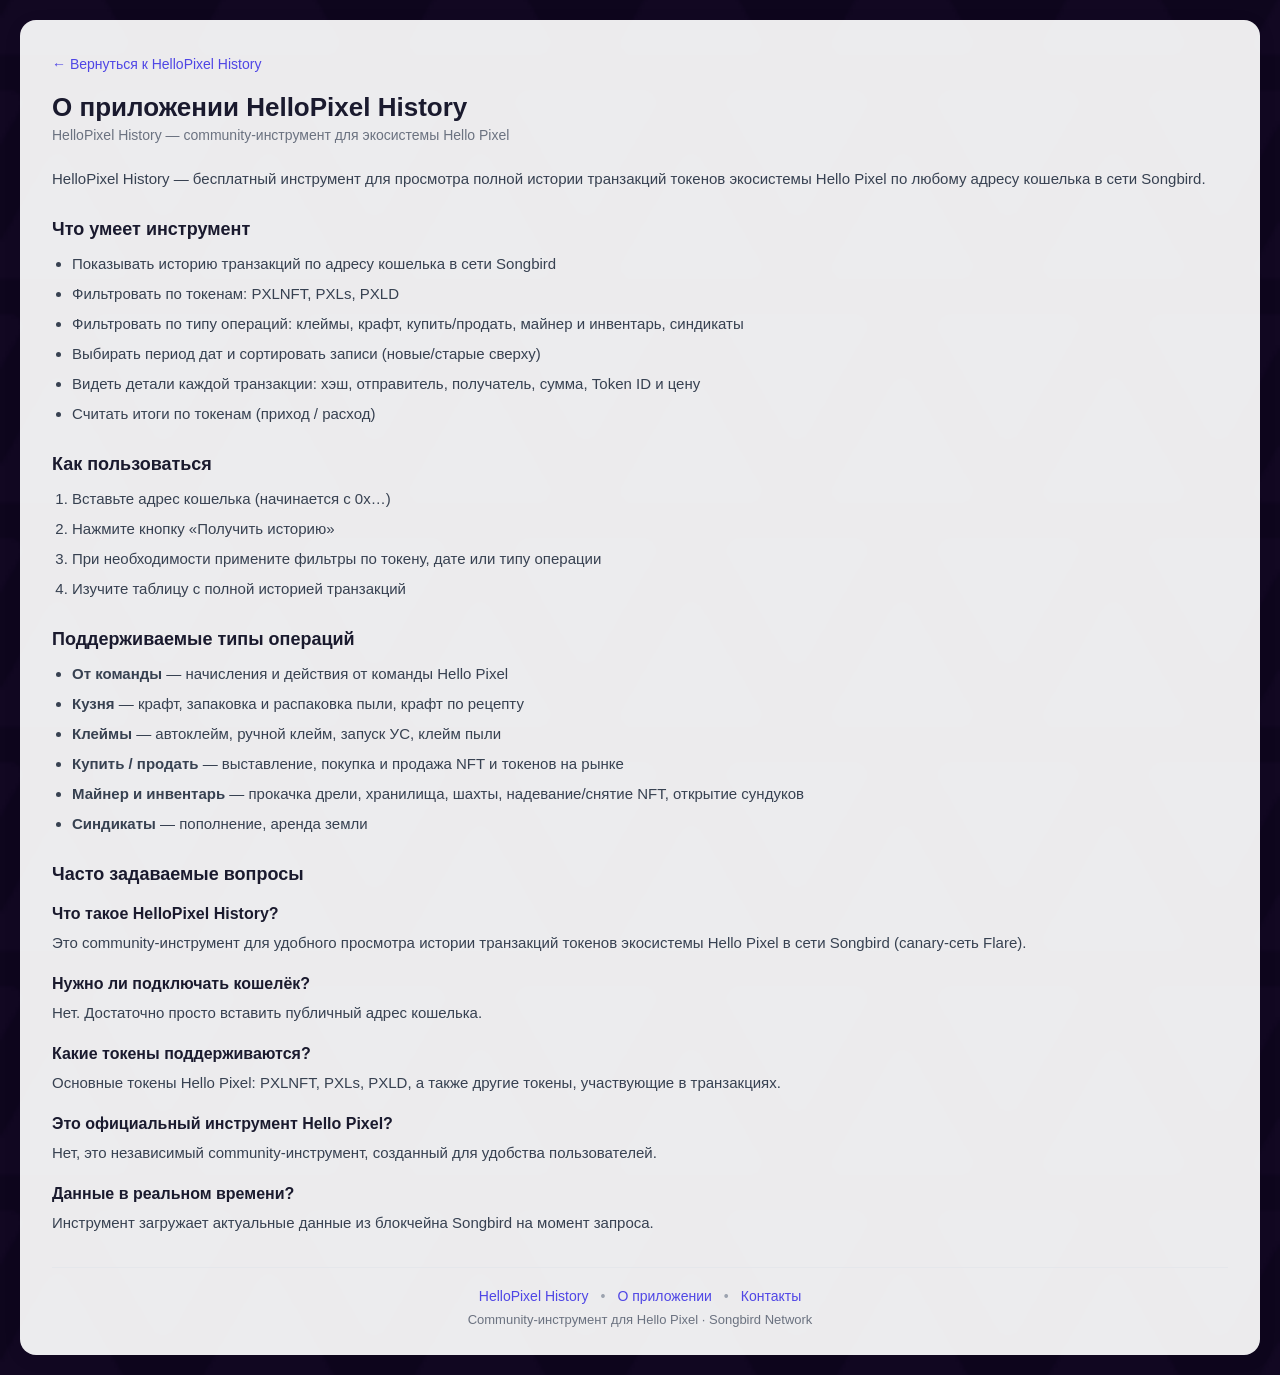
<file: about.html>
<!DOCTYPE html>
<html lang="ru">
<head>
    <meta charset="UTF-8" />
    <meta name="viewport" content="width=device-width, initial-scale=1.0" />
    <title>О приложении — HelloPixel History</title>
    <link rel="canonical" href="https://shaggyvagrant.github.io/HelloPixel_history/about.html" />
    <meta property="og:type" content="website" />
    <meta property="og:title" content="О приложении — HelloPixel History" />
    <meta property="og:url" content="https://shaggyvagrant.github.io/HelloPixel_history/about.html" />
    <meta property="og:description" content="Что такое HelloPixel History — бесплатный инструмент для просмотра истории транзакций токенов Hello Pixel в сети Songbird." />
    <meta property="og:image" content="https://shaggyvagrant.github.io/HelloPixel_history/og-image.png" />
    <meta property="og:image:secure_url" content="https://shaggyvagrant.github.io/HelloPixel_history/og-image.png" />
    <meta property="og:image:type" content="image/png" />
    <meta property="og:image:width" content="1200" />
    <meta property="og:image:height" content="630" />
    <meta property="og:image:alt" content="О приложении — HelloPixel History" />
    <meta name="twitter:card" content="summary_large_image" />
    <meta name="twitter:title" content="О приложении — HelloPixel History" />
    <meta name="twitter:description" content="Что такое HelloPixel History — бесплатный инструмент для просмотра истории транзакций токенов Hello Pixel в сети Songbird." />
    <meta name="twitter:image" content="https://shaggyvagrant.github.io/HelloPixel_history/og-image.png" />
    <meta name="description" content="Что такое HelloPixel History — бесплатный инструмент для просмотра истории транзакций токенов Hello Pixel в сети Songbird.">
    <meta name="theme-color" content="#0f172a" />
    <link rel="stylesheet" href="style.css" />

    <style>
        .about-content h2 {
            font-size: 18px;
            margin: 28px 0 12px 0;
            color: #1a1a2e;
        }
        .about-content h3 {
            font-size: 16px;
            margin: 20px 0 8px 0;
            color: #1a1a2e;
        }
        .about-content p {
            font-size: 15px;
            line-height: 1.6;
            color: #374151;
            margin-bottom: 12px;
        }
        .about-content ul, .about-content ol {
            margin: 12px 0 16px 20px;
            color: #374151;
            font-size: 15px;
            line-height: 1.6;
        }
        .about-content li {
            margin-bottom: 6px;
        }
        .back-link {
            display: inline-block;
            margin-top: 8px;
            margin-bottom: 20px;
            color: #4f46e5;
            text-decoration: none;
            font-size: 14px;
            font-weight: 500;
        }
        .back-link:hover {
            text-decoration: underline;
        }
        .lead {
            font-size: 16px;
            line-height: 1.6;
            color: #1a1a2e;
            margin-bottom: 20px;
        }
    </style>
</head>
<body>
    <div class="container">
        <div class="card">
            <a href="./index.html" class="back-link">← Вернуться к HelloPixel History</a>

            <h1>О приложении HelloPixel History</h1>
            <p class="subtitle">HelloPixel History — community-инструмент для экосистемы Hello Pixel</p>

            <div class="about-content">
                <p class="lead">
                    HelloPixel History — бесплатный инструмент для просмотра полной истории транзакций токенов экосистемы Hello Pixel по любому адресу кошелька в сети Songbird.
                </p>

                <h2>Что умеет инструмент</h2>
                <ul>
                    <li>Показывать историю транзакций по адресу кошелька в сети Songbird</li>
                    <li>Фильтровать по токенам: PXLNFT, PXLs, PXLD</li>
                    <li>Фильтровать по типу операций: клеймы, крафт, купить/продать, майнер и инвентарь, синдикаты</li>
                    <li>Выбирать период дат и сортировать записи (новые/старые сверху)</li>
                    <li>Видеть детали каждой транзакции: хэш, отправитель, получатель, сумма, Token ID и цену</li>
                    <li>Считать итоги по токенам (приход / расход)</li>
                </ul>

                <h2>Как пользоваться</h2>
                <ol>
                    <li>Вставьте адрес кошелька (начинается с 0x…)</li>
                    <li>Нажмите кнопку «Получить историю»</li>
                    <li>При необходимости примените фильтры по токену, дате или типу операции</li>
                    <li>Изучите таблицу с полной историей транзакций</li>
                </ol>

                <h2>Поддерживаемые типы операций</h2>
                <ul>
                    <li><strong>От команды</strong> — начисления и действия от команды Hello Pixel</li>
                    <li><strong>Кузня</strong> — крафт, запаковка и распаковка пыли, крафт по рецепту</li>
                    <li><strong>Клеймы</strong> — автоклейм, ручной клейм, запуск УС, клейм пыли</li>
                    <li><strong>Купить / продать</strong> — выставление, покупка и продажа NFT и токенов на рынке</li>
                    <li><strong>Майнер и инвентарь</strong> — прокачка дрели, хранилища, шахты, надевание/снятие NFT, открытие сундуков</li>
                    <li><strong>Синдикаты</strong> — пополнение, аренда земли</li>
                </ul>

                <h2>Часто задаваемые вопросы</h2>

                <h3>Что такое HelloPixel History?</h3>
                <p>Это community-инструмент для удобного просмотра истории транзакций токенов экосистемы Hello Pixel в сети Songbird (canary-сеть Flare).</p>

                <h3>Нужно ли подключать кошелёк?</h3>
                <p>Нет. Достаточно просто вставить публичный адрес кошелька.</p>

                <h3>Какие токены поддерживаются?</h3>
                <p>Основные токены Hello Pixel: PXLNFT, PXLs, PXLD, а также другие токены, участвующие в транзакциях.</p>

                <h3>Это официальный инструмент Hello Pixel?</h3>
                <p>Нет, это независимый community-инструмент, созданный для удобства пользователей.</p>

                <h3>Данные в реальном времени?</h3>
                <p>Инструмент загружает актуальные данные из блокчейна Songbird на момент запроса.</p>
            </div>

            <!-- Футер -->
            <footer class="site-footer">
                <div class="footer-links">
                    <a href="./index.html">HelloPixel History</a>
                    <span class="footer-separator">•</span>
                    <a href="about.html">О приложении</a>
                    <span class="footer-separator">•</span>
                    <a href="contacts.html">Контакты</a>
                </div>
                <div class="footer-copy">
                    Community-инструмент для Hello Pixel · Songbird Network
                </div>
            </footer>
        </div>
    </div>
</body>
</html>
</file>
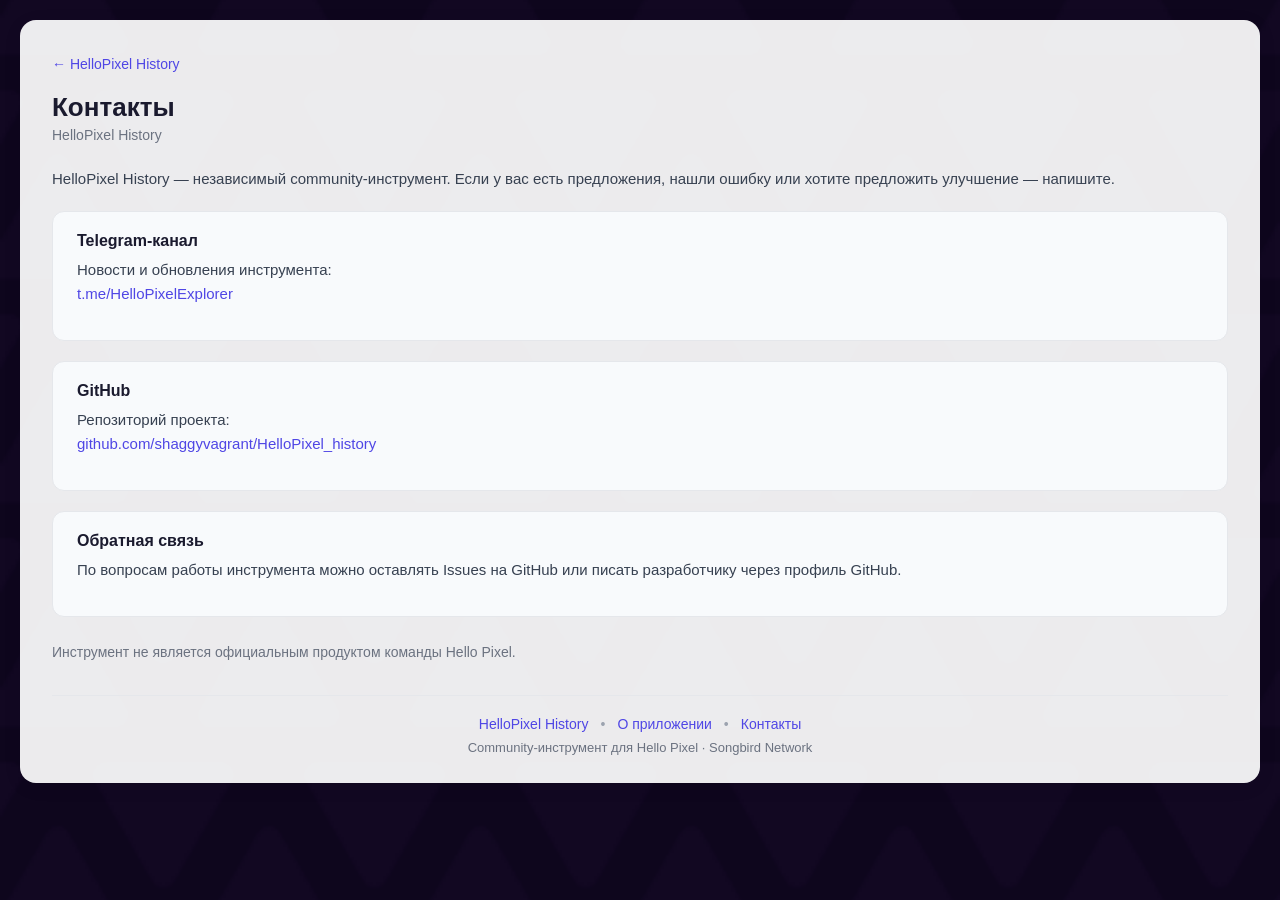
<file: contacts.html>
<!DOCTYPE html>
<html lang="ru">
<head>
    <meta charset="UTF-8" />
    <meta name="viewport" content="width=device-width, initial-scale=1.0" />
    <title>Контакты — HelloPixel History</title>
    <link rel="canonical" href="https://shaggyvagrant.github.io/HelloPixel_history/contacts.html" />
    <meta property="og:type" content="website" />
    <meta property="og:title" content="Контакты — HelloPixel History" />
    <meta property="og:url" content="https://shaggyvagrant.github.io/HelloPixel_history/contacts.html" />
    <meta property="og:description" content="Контакты разработчика HelloPixel History — community-инструмента для просмотра истории транзакций Hello Pixel." />
    <meta property="og:image" content="https://shaggyvagrant.github.io/HelloPixel_history/og-image.png" />
    <meta property="og:image:secure_url" content="https://shaggyvagrant.github.io/HelloPixel_history/og-image.png" />
    <meta property="og:image:type" content="image/png" />
    <meta property="og:image:width" content="1200" />
    <meta property="og:image:height" content="630" />
    <meta property="og:image:alt" content="Контакты — HelloPixel History" />
    <meta name="twitter:card" content="summary_large_image" />
    <meta name="twitter:title" content="Контакты — HelloPixel History" />
    <meta name="twitter:description" content="Контакты разработчика HelloPixel History — community-инструмента для просмотра истории транзакций Hello Pixel." />
    <meta name="twitter:image" content="https://shaggyvagrant.github.io/HelloPixel_history/og-image.png" />
    <meta name="description" content="Контакты разработчика HelloPixel History — community-инструмента для просмотра истории транзакций Hello Pixel.">
    <meta name="theme-color" content="#0f172a" />
    <link rel="stylesheet" href="style.css" />

    <style>
        .contacts-content p {
            font-size: 15px;
            line-height: 1.6;
            color: #374151;
            margin-bottom: 14px;
        }
        .contacts-content a {
            color: #4f46e5;
            text-decoration: none;
            font-weight: 500;
        }
        .contacts-content a:hover {
            text-decoration: underline;
        }
        .back-link {
            display: inline-block;
            margin-top: 8px;
            margin-bottom: 20px;
            color: #4f46e5;
            text-decoration: none;
            font-size: 14px;
            font-weight: 500;
        }
        .back-link:hover {
            text-decoration: underline;
        }
        .contact-card {
            background: #f8fafc;
            border: 1px solid #e5e7eb;
            border-radius: 12px;
            padding: 20px 24px;
            margin: 20px 0;
        }
        .contact-card h3 {
            font-size: 16px;
            margin-bottom: 8px;
            color: #1a1a2e;
        }
    </style>
</head>
<body>
    <div class="container">
        <div class="card">
            <a href="./index.html" class="back-link">← HelloPixel History</a>

            <h1>Контакты</h1>
            <p class="subtitle">HelloPixel History</p>

            <div class="contacts-content">
                <p>
                    HelloPixel History — независимый community-инструмент.
                    Если у вас есть предложения, нашли ошибку или хотите предложить улучшение — напишите.
                </p>
                <div class="contact-card">
                    <h3>Telegram-канал</h3>
                    <p>
                        Новости и обновления инструмента:<br>
                        <a href="https://t.me/HelloPixelExplorer" target="_blank" rel="noopener">
                            t.me/HelloPixelExplorer
                        </a>
                    </p>
                </div>

                <div class="contact-card">
                    <h3>GitHub</h3>
                    <p>
                        Репозиторий проекта:<br>
                        <a href="https://github.com/shaggyvagrant/HelloPixel_history" target="_blank" rel="noopener">
                            github.com/shaggyvagrant/HelloPixel_history
                        </a>
                    </p>
                </div>

                <div class="contact-card">
                    <h3>Обратная связь</h3>
                    <p>
                        По вопросам работы инструмента можно оставлять Issues на GitHub
                        или писать разработчику через профиль GitHub.
                    </p>
                </div>

                <p style="margin-top: 24px; color: #6b7280; font-size: 14px;">
                    Инструмент не является официальным продуктом команды Hello Pixel.
                </p>
            </div>

            <!-- Футер -->
            <footer class="site-footer">
                <div class="footer-links">
                    <a href="./index.html">HelloPixel History</a>
                    <span class="footer-separator">•</span>
                    <a href="about.html">О приложении</a>
                    <span class="footer-separator">•</span>
                    <a href="contacts.html">Контакты</a>
                </div>
                <div class="footer-copy">
                    Community-инструмент для Hello Pixel · Songbird Network
                </div>
            </footer>
        </div>
    </div>
</body>
</html>
</file>
<file: style.css>
/* style.css — Стили для Songbird Explorer */

* {
    margin: 0;
    padding: 0;
    box-sizing: border-box;
}

/* ----- Фоновое изображение ----- */
body {
    font-family: -apple-system, BlinkMacSystemFont, 'Segoe UI', Roboto, sans-serif;
    background-image: url('bg-KB84Wn3A.png');
    background-size: cover;
    background-position: center;
    background-attachment: fixed;
    background-repeat: no-repeat;
    padding: 20px;
    color: #1a1a2e;
}

.card {
    background: rgba(255, 255, 255, 0.92);
    border-radius: 16px;
    box-shadow: 0 4px 20px rgba(0, 0, 0, 0.06);
    padding: 28px 32px;
}

.container {
    max-width: 1300px;
    margin: 0 auto;
}

h1 {
    font-size: 26px;
    font-weight: 700;
    margin-bottom: 4px;
    color: #1a1a2e;
}

.subtitle {
    color: #6b7280;
    font-size: 14px;
    margin-bottom: 24px;
}

/* ----- Форма ввода ----- */
.form-group {
    display: flex;
    gap: 12px;
    flex-wrap: wrap;
    margin-bottom: 12px;
}

.input-wrapper {
    flex: 1;
    min-width: 200px;
    position: relative;
    display: flex;
    align-items: center;
}
.input-wrapper input {
    width: 100%;
    padding: 10px 40px 10px 16px;
    border: 1.5px solid #e5e7eb;
    border-radius: 10px;
    font-size: 14px;
    background: #fafbfc;
    transition: border-color 0.2s, box-shadow 0.2s;
    font-family: ui-monospace, SFMono-Regular, Menlo, Monaco, Consolas, monospace;
}
.input-wrapper input:focus {
    outline: none;
    border-color: #4f46e5;
    box-shadow: 0 0 0 4px rgba(79, 70, 229, 0.08);
}
.input-wrapper input.input-invalid {
    border-color: #ef4444;
    box-shadow: 0 0 0 4px rgba(239, 68, 68, 0.08);
}
.clear-address-btn {
    position: absolute;
    right: 8px;
    top: 50%;
    transform: translateY(-50%);
    width: 28px;
    height: 28px;
    border: none;
    border-radius: 6px;
    background: transparent;
    color: #9ca3af;
    font-size: 20px;
    line-height: 1;
    cursor: pointer;
    padding: 0;
    display: flex;
    align-items: center;
    justify-content: center;
    transition: color 0.15s, background 0.15s;
}
.clear-address-btn:hover {
    color: #ef4444;
    background: rgba(239, 68, 68, 0.08);
}
.clear-address-btn:focus-visible {
    outline: 2px solid #4f46e5;
    outline-offset: 1px;
}

.form-group select {
    padding: 10px 16px;
    border: 1.5px solid #e5e7eb;
    border-radius: 10px;
    font-size: 14px;
    background: #fafbfc;
    min-width: 160px;
    transition: border-color 0.2s, box-shadow 0.2s;
}
.form-group select:focus {
    outline: none;
    border-color: #4f46e5;
    box-shadow: 0 0 0 4px rgba(79, 70, 229, 0.08);
}

.form-group button {
    padding: 10px 28px;
    background: #4f46e5;
    color: white;
    border: none;
    border-radius: 10px;
    font-size: 14px;
    font-weight: 600;
    cursor: pointer;
    transition: background 0.2s, transform 0.1s;
    white-space: nowrap;
}
.form-group button:hover {
    background: #4338ca;
}
.form-group button:active {
    transform: scale(0.97);
}
.form-group button:disabled {
    opacity: 0.5;
    cursor: not-allowed;
    transform: none;
}

/* ----- Статус-сообщение ----- */
.status-message {
    padding: 10px 14px;
    border-radius: 8px;
    font-size: 14px;
    margin: 8px 0 16px 0;
    display: none;
}
.status-message.success {
    display: block;
    background: #ecfdf5;
    color: #065f46;
    border: 1px solid #a7f3d0;
}
.status-message.error {
    display: block;
    background: #fef2f2;
    color: #991b1b;
    border: 1px solid #fca5a5;
}
.status-message.info {
    display: block;
    background: #eff6ff;
    color: #1e40af;
    border: 1px solid #93c5fd;
}

/* ----- Статистика ----- */
.stats {
    display: flex;
    gap: 28px;
    flex-wrap: wrap;
    margin: 12px 0 16px 0;
    padding: 12px 20px;
    background: #f8fafc;
    border-radius: 10px;
    border: 1px solid #e9edf2;
}
.stats span {
    font-size: 14px;
    color: #4b5563;
}
.stats strong {
    color: #1a1a2e;
}

/* ----- Фильтры ----- */
.filters {
    padding: 0;
    overflow: hidden;
    transition: all 0.3s ease;
    background: #f9fafb;
    border-radius: 10px;
    border: 1px solid #e9edf2;
    margin-bottom: 16px;
}

.filters-header {
    display: flex;
    justify-content: space-between;
    align-items: center;
    padding: 12px 16px;
    cursor: pointer;
    user-select: none;
    transition: background 0.2s;
    background: #f9fafb;
    border-radius: 10px 10px 0 0;
}
.filters-header:hover {
    background: #f3f4f6;
}

.filters-title {
    font-weight: 600;
    font-size: 15px;
    color: #1a1a2e;
}

.filters-toggle {
    background: none;
    border: none;
    cursor: pointer;
    padding: 4px;
    color: #6b7280;
    transition: transform 0.3s ease, color 0.2s;
    line-height: 1;
}
.filters-toggle:hover {
    color: #1a1a2e;
}

.filters-toggle .toggle-icon {
    transition: transform 0.2s ease;
}
.filters-toggle.collapsed .toggle-icon {
    transform: rotate(180deg);
}

.filters-content {
    padding: 0 16px 16px 16px;
    overflow: hidden;
    transition: max-height 0.4s ease, padding 0.3s ease;
    max-height: 2000px;
}

.filters-content.collapsed {
    max-height: 0;
    padding: 0 16px;
}

.filters-content .filter-group:first-child {
    margin-top: 0;
}
.filters-content .filter-group {
    padding: 8px 0;
}

.filter-group {
    display: flex;
    gap: 16px;
    flex-wrap: wrap;
    align-items: center;
}
.filter-group label {
    display: flex;
    align-items: center;
    gap: 6px;
    font-size: 14px;
    cursor: pointer;
    color: #4b5563;
    user-select: none;
}
.filter-group input[type="checkbox"] {
    width: 16px;
    height: 16px;
    accent-color: #4f46e5;
    cursor: pointer;
}
.filter-label {
    font-weight: 600;
    color: #1a1a2e;
    font-size: 14px;
    margin-right: 4px;
}
.method-filters {
    border-top: 1px dashed #e5e7eb;
    padding-top: 10px;
}
.method-filters label {
    background: white;
    padding: 4px 12px;
    border-radius: 20px;
    border: 1px solid #e5e7eb;
    transition: all 0.2s;
}
.method-filters label:hover {
    background: #f3f4f6;
}
.method-filters label:has(input:checked) {
    background: #eef2ff;
    border-color: #4f46e5;
}

/* ----- Пагинация (общие кнопки) ----- */
.pagination {
    display: flex;
    align-items: center;
    justify-content: space-between;
    gap: 16px;
    flex-wrap: wrap;
    margin: 16px 0 12px 0;
    padding: 8px 4px;
}
.pagination button {
    padding: 8px 18px;
    background: #f3f4f6;
    border: 1px solid #e5e7eb;
    border-radius: 8px;
    font-size: 14px;
    cursor: pointer;
    transition: background 0.2s;
    font-weight: 500;
}
.pagination button:hover:not(:disabled) {
    background: #e5e7eb;
}
.pagination button:disabled {
    opacity: 0.4;
    cursor: not-allowed;
}

/* ===== КНОПКА "ЗАГРУЗИТЬ ЕЩЁ" ===== */
.pagination .load-more-btn,
.pagination .load-more-btn:not(:disabled) {
    background-color: #0d9488 !important;
    color: #ffffff !important;
    border: 2px solid #0d9488 !important;
    border-radius: 8px !important;
    padding: 10px 22px !important;
    font-size: 15px !important;
    font-weight: 700 !important;
    cursor: pointer !important;
    box-shadow: 0 2px 6px rgba(13, 148, 136, 0.4) !important;
    transition: background-color 0.2s, transform 0.1s !important;
    opacity: 1 !important;
    text-shadow: none !important;
    letter-spacing: 0.3px !important;
}
.pagination .load-more-btn:hover:not(:disabled) {
    background-color: #0f766e !important;
    border-color: #0f766e !important;
    transform: scale(1.02) !important;
}
.pagination .load-more-btn:active:not(:disabled) {
    transform: scale(0.97) !important;
}
.pagination .load-more-btn:disabled {
    background-color: #6b7280 !important;
    border-color: #6b7280 !important;
    color: #f3f4f6 !important;
    opacity: 0.7 !important;
    cursor: not-allowed !important;
    box-shadow: none !important;
    transform: none !important;
}
.pagination .load-more-btn .spinner {
    border: 2px solid #ffffff !important;
    border-top: 2px solid transparent !important;
    width: 16px !important;
    height: 16px !important;
    display: inline-block !important;
    vertical-align: middle !important;
    margin-right: 8px !important;
    border-radius: 50% !important;
    animation: spin 0.8s linear infinite !important;
}

@keyframes spin {
    to { transform: rotate(360deg); }
}

/* Кнопки "Первая" и "Последняя" */
.pagination .firstPageBtn,
.pagination .lastPageBtn {
    padding: 8px 14px;
    background: #f3f4f6;
    border: 1px solid #e5e7eb;
    border-radius: 8px;
    font-size: 13px;
    cursor: pointer;
    transition: background 0.2s;
    font-weight: 500;
}
.pagination .firstPageBtn:hover:not(:disabled),
.pagination .lastPageBtn:hover:not(:disabled) {
    background: #e5e7eb;
}
.pagination .firstPageBtn:disabled,
.pagination .lastPageBtn:disabled {
    opacity: 0.4;
    cursor: not-allowed;
}

/* ----- Номера страниц ----- */
.page-numbers {
    display: flex;
    gap: 4px;
    align-items: center;
    flex-wrap: wrap;
}

.page-number {
    min-width: 34px;
    width: 34px;
    height: 34px;
    padding: 0;
    border: 2px solid #D1D5DB;
    border-radius: 8px;
    background: #F3F4F6;
    color: #77677B;
    font-size: 14px;
    font-weight: 600;
    cursor: pointer;
    transition: all 0.2s ease;
    display: flex;
    align-items: center;
    justify-content: center;
    line-height: 1;
}
.page-number:hover:not(.active):not(:disabled) {
    background: #e5e7eb;
    border-color: #b0b8c4;
    transform: scale(1.02);
}
.page-number.active {
    background: #301B66;
    color: #8527D4;
    border-color: #8527D4;
}
.page-number:disabled {
    opacity: 0.5;
    cursor: not-allowed;
    transform: none;
}
.page-number:disabled.active {
    opacity: 1;
    cursor: default;
}
.page-number.ellipsis {
    border: none;
    background: transparent;
    color: #6b7280;
    cursor: default;
    width: auto;
    min-width: 20px;
}
.page-number.ellipsis:hover {
    background: transparent;
    transform: none;
}

/* ----- Индикатор загрузки в таблице ----- */
.loading-indicator {
    text-align: center;
    padding: 20px;
    color: #4b5563;
    font-size: 14px;
}
.loading-indicator .spinner {
    border: 2px solid #4f46e5 !important;
    border-top: 2px solid transparent !important;
    width: 20px !important;
    height: 20px !important;
    display: inline-block !important;
    vertical-align: middle !important;
    margin-right: 8px !important;
    border-radius: 50% !important;
    animation: spin 0.8s linear infinite !important;
}

/* ----- Таблица (десктоп) ----- */
.table-wrap {
    overflow-x: auto;
    border-radius: 10px;
    border: 1px solid #f0f0f0;
}
table {
    width: 100%;
    border-collapse: collapse;
    font-size: 13px;
}
th {
    text-align: left;
    padding: 12px 12px;
    background: #f9fafb;
    font-weight: 600;
    color: #4b5563;
    border-bottom: 2px solid #e5e7eb;
    white-space: nowrap;
}
td {
    padding: 11px 12px;
    border-bottom: 1px solid #f3f4f6;
    vertical-align: middle;
    word-break: break-all;
}
tr:hover td {
    background: #fafbfc;
}
.hash {
    font-family: 'Monaco', 'Menlo', 'Cascadia Code', monospace;
    font-size: 12px;
    color: #4f46e5;
    text-decoration: none;
}
.hash:hover {
    text-decoration: underline;
}
.token-symbol {
    color: #6b7280;
    font-weight: 500;
    font-size: 13px;
}
.badge {
    display: inline-block;
    padding: 2px 10px;
    border-radius: 20px;
    font-size: 11px;
    font-weight: 500;
}
.badge-erc20 {
    background: #dbeafe;
    color: #1e40af;
}
.badge-erc721 {
    background: #fce7f3;
    color: #9d174d;
}
.badge-erc1155 {
    background: #d1fae5;
    color: #065f46;
}
.amount {
    font-family: 'Monaco', 'Menlo', monospace;
    font-size: 12px;
    font-weight: 500;
    white-space: nowrap;
}
.amount.incoming {
    color: #059669;
}
.amount.outgoing {
    color: #dc2626;
}
.method-tag {
    display: inline-block;
    padding: 3px 12px;
    border-radius: 12px;
    font-size: 11px;
    font-family: monospace;
    font-weight: 500;
}
.method-mintForOne {
    background: #dbeafe;
    color: #1e40af;
}
.method-burn {
    background: #fee2e2;
    color: #991b1b;
}
.method-createOrder {
    background: #d1fae5;
    color: #065f46;
}
.method-executeOrder {
    background: #fef3c7;
    color: #92400e;
}
.method-claimFreeChest {
    background: #fce7f3;
    color: #9d174d;
}
.method-start {
    background: #dbeafe;
    color: #1e40af;
}
.method-stop {
    background: #f87171;
    color: #7f1d1d;
}
.method-returnDroneAndClaimReward {
    background: #e0e7ff;
    color: #3730a3;
}
.method-purchaseChestForPXLs {
    background: #d1fae5;
    color: #065f46;
}
.method-popolnenie_sindikata {
    background: #fcd34d;
    color: #78350f;
}
.method-prokachka_hranilisha {
    background: #a78bfa;
    color: #ffffff;
}
.method-prokachka_dreli {
    background: #c084fc;
    color: #3b0764;
}
.method-equip {
    background: #34d399;
    color: #064e3b;
}
.method-unequip {
    background: #fbbf24;
    color: #78350f;
}
.method-craft {
    background: #f472b6;
    color: #831843;
}
.method-cancelOrder {
    background: #60a5fa;
    color: #1e3a8a;
}
.method-claimForUser {
    background: #a78bfa;
    color: #ffffff;
}
.method-claimReward {
    background: #fcd34d;
    color: #78350f;
}
.method-unknown {
    background: #f3f4f6;
    color: #6b7280;
}
.method-transfer {
    background: #e0e7ff;
    color: #3730a3;
}
.method-other {
    background: #f3f4f6;
    color: #4b5563;
}
.method-upgradeMine {
    background: #6ee7b7;
    color: #064e3b;
}
.method-mint {
    background: #fcd34d;
    color: #78350f;
}
.method-raspakovka_pyli {
    background: #fbbf24;
    color: #78350f;
}

.empty-state {
    text-align: center;
    padding: 40px 20px;
    color: #9ca3af;
    font-size: 14px;
}
.token-id, .price {
    font-family: 'Monaco', 'Menlo', monospace;
    font-size: 12px;
    white-space: nowrap;
}
.token-link {
    color: #4f46e5;
    text-decoration: underline;
    cursor: pointer;
    font-weight: 500;
    transition: color 0.2s;
}
.token-link:hover {
    color: #1e1b4b;
}

/* ----- Desktop helpers for new cell classes ----- */
.col-date .date-cell {
    display: flex;
    flex-direction: column;
    line-height: 1.4;
}
.col-date .date-part,
.col-date .time-part {
    font-weight: 600;
}
.col-method .method-tag {
    display: inline-block;
    padding: 4px 10px;
    border-radius: 12px;
    font-size: 11px;
    font-family: monospace;
    font-weight: 500;
    word-wrap: break-word;
    overflow-wrap: break-word;
    word-break: keep-all;
    white-space: normal;
    max-width: 100%;
    line-height: 1.4;
    text-align: left;
}
.col-token .token-symbol {
    color: #6b7280;
    font-weight: 500;
    font-size: 13px;
}



/* ----- Фильтр по токену ----- */
.token-filter-group {
    border-top: 1px dashed #e5e7eb;
    padding-top: 10px;
    margin-top: 4px;
}
.token-filter-group select {
    padding: 6px 12px;
    border: 1.5px solid #e5e7eb;
    border-radius: 8px;
    font-size: 14px;
    background: white;
    cursor: pointer;
    transition: border-color 0.2s;
    min-width: 120px;
}
.token-filter-group select:focus {
    outline: none;
    border-color: #4f46e5;
    box-shadow: 0 0 0 3px rgba(79, 70, 229, 0.08);
}

.method-unlockSlot {
    background: #a78bfa;  /* фиолетовый */
    color: #ffffff;
}

.method-lock {
    background: #f59e0b;  /* янтарный */
    color: #78350f;
}
.method-unlock {
    background: #10b981;  /* изумрудный */
    color: #064e3b;
}



/* ----- Группировка фильтров ----- */
.filter-group-collapsible {
    border-bottom: none;           /* убираем разделитель */
    padding: 0;
}
.filter-group-collapsible:last-child {
    border-bottom: none;
}

.group-header {
    display: inline-flex;          /* ширина по контенту, не на всю строку */
    justify-content: flex-start;
    align-items: center;
    gap: 4px;
    padding: 2px 4px;
    cursor: pointer;
    user-select: none;
    border-radius: 6px;
    transition: background 0.2s;
}
.group-header:hover {
    background: #f3f4f6;
}

.group-title {
    font-weight: 600;
    font-size: 13px;
    color: #1a1a2e;
}

.group-toggle {
    background: none;
    border: none;
    cursor: pointer;
    padding: 2px;
    color: #6b7280;
    transition: transform 0.3s ease;
    line-height: 1;
}
.group-toggle:hover {
    color: #1a1a2e;
}
.group-toggle .group-icon {
    transition: transform 0.3s ease;
}
.group-toggle.collapsed .group-icon {
    transform: rotate(180deg);
}

.group-content {
    padding: 0 4px 4px 4px;        /* уменьшено */
    overflow: hidden;
    transition: max-height 0.3s ease, padding 0.3s ease;
    max-height: 500px;
}
.group-content.collapsed {
    max-height: 0;
    padding: 0 4px;
}
.group-content label {
    display: flex;
    align-items: center;
    gap: 6px;
    padding: 0;                    /* убраны отступы */
    font-size: 13px;
    cursor: pointer;
    color: #4b5563;
}
.group-content label:hover {
    color: #1a1a2e;
}
.group-content label input[type="checkbox"] {
    width: 14px;
    height: 14px;
    accent-color: #4f46e5;
    cursor: pointer;
}

/* ----- Инструменты (Advanced) ----- */
.advanced-tools {
    padding: 6px 0;
    display: flex;
    flex-wrap: wrap;
    gap: 12px;
    align-items: center;
}

.advanced-checkbox {
    display: flex;
    align-items: center;
    gap: 8px;
    font-size: 13px;
    color: #4b5563;
    cursor: pointer;
    user-select: none;
}
.advanced-checkbox input[type="checkbox"] {
    width: 16px;
    height: 16px;
    accent-color: #4f46e5;
    cursor: pointer;
}
.advanced-checkbox:hover {
    color: #1a1a2e;
}

/* ----- Фильтр по редкости NFT ----- */
.rarity-filter-wrapper {
    display: flex;
    align-items: center;
    gap: 8px;
    font-size: 13px;
    color: #4b5563;
}

.rarity-filter-label {
    font-weight: 500;
    color: #4b5563;
}

.rarity-filter-wrapper select {
    padding: 4px 10px;
    border: 1.5px solid #e5e7eb;
    border-radius: 8px;
    font-size: 13px;
    background: white;
    cursor: pointer;
    transition: border-color 0.2s;
    min-width: 120px;
}
.rarity-filter-wrapper select:focus {
    outline: none;
    border-color: #4f46e5;
    box-shadow: 0 0 0 3px rgba(79, 70, 229, 0.08);
}
.rarity-filter-wrapper select:disabled {
    opacity: 0.5;
    cursor: not-allowed;
}


/* Стили для группы "Тип транзакции" */
.filter-group-collapsible .group-content label:has(.tx-type-filter) {
    padding: 4px 8px;
    background: #f8fafc;
    border-radius: 6px;
    transition: background 0.2s;
}

.filter-group-collapsible .group-content label:has(.tx-type-filter:checked) {
    background: #eef2ff;
    border-left: 3px solid #4f46e5;
    padding-left: 5px;
}



/* Блок "Итоги по токенам" */
.stats-summary {
    background: #f8fafc;
    border-radius: 10px;
    border: 1px solid #e9edf2;
    margin-bottom: 12px;
    overflow: hidden;
}

.summary-header {
    display: flex;
    justify-content: space-between;
    align-items: center;
    padding: 10px 16px;
    cursor: pointer;
    user-select: none;
    transition: background 0.2s;
}
.summary-header:hover {
    background: #f1f5f9;
}

.summary-title {
    font-weight: 600;
    font-size: 15px;
    color: #1a1a2e;
}

.summary-toggle {
    background: none;
    border: none;
    cursor: pointer;
    padding: 4px;
    color: #6b7280;
    transition: transform 0.3s ease;
    line-height: 1;
}
.summary-toggle:hover {
    color: #1a1a2e;
}
.summary-toggle .toggle-icon {
    transition: transform 0.2s ease;
}
.summary-toggle.collapsed .toggle-icon {
    transform: rotate(180deg);
}

.summary-content {
    padding: 0 16px 16px 16px;
    overflow: hidden;
    transition: max-height 0.3s ease, padding 0.3s ease;
    max-height: 500px;
}
.summary-content.collapsed {
    max-height: 0;
    padding: 0 16px;
}

.summary-table {
    width: 100%;
    border-collapse: collapse;
    font-size: 14px;
}
.summary-table th {
    text-align: left;
    padding: 8px 12px;
    background: #f1f5f9;
    font-weight: 600;
    color: #4b5563;
    border-bottom: 1px solid #e5e7eb;
}
.summary-table td {
    padding: 8px 12px;
    border-bottom: 1px solid #f3f4f6;
}
.summary-table .token-cell {
    font-weight: 600;
}
.summary-table .positive {
    color: #059669;
}
.summary-table .negative {
    color: #dc2626;
}
.summary-table .total-positive {
    color: #059669;
    font-weight: 700;
}
.summary-table .total-negative {
    color: #dc2626;
    font-weight: 700;
}
.summary-table .total-zero {
    color: #6b7280;
    font-weight: 700;
}



/* =====================================================
   МОБИЛЬНЫЕ КАРТОЧКИ (v4 — простая и ровная вёрстка)
   ===================================================== */
@media (max-width: 768px) {
    .page-number {
        min-width: 30px;
        width: 30px;
        height: 30px;
        font-size: 12px;
    }
    .pagination .firstPageBtn,
    .pagination .lastPageBtn {
        display: none;
    }

    .card {
        padding: 16px;
    }
    .form-group {
        flex-direction: column;
    }
    .form-group input,
    .form-group select,
    .form-group button {
        width: 100%;
        min-width: unset;
    }
    .stats {
        flex-direction: column;
        gap: 6px;
    }
    .filter-group {
        flex-direction: column;
        align-items: flex-start;
        gap: 8px;
    }
    .method-filters label {
        font-size: 12px;
        padding: 2px 10px;
    }
    .pagination {
        flex-direction: column;
        align-items: stretch;
    }
    .pagination button {
        text-align: center;
    }

    .table-wrap thead {
        display: none;
    }

    .table-wrap {
        border: none;
        overflow: visible;
    }

    table {
        display: block;
        width: 100%;
    }

    tbody {
        display: flex;
        flex-direction: column;
        gap: 10px;
    }

    /* Карточка */
    tbody tr {
        display: flex;
        flex-direction: column;
        background: #ffffff;
        border: 1px solid #e5e7eb;
        border-radius: 14px;
        padding: 14px 16px 12px;
        box-shadow: 0 2px 6px rgba(0, 0, 0, 0.04);
        gap: 0;
    }

    tbody tr:hover td {
        background: transparent !important;
    }

    /* Базовая строка поля */
    tbody td {
        display: flex !important;
        flex-direction: row;
        align-items: center;
        justify-content: space-between;
        padding: 5px 0 !important;
        border: none !important;
        font-size: 13px;
        line-height: 1.35;
        word-break: normal !important;
        overflow-wrap: normal !important;
        max-width: none !important;
        width: auto !important;
        min-width: 0 !important;
    }

    /* Подпись слева */
    tbody td::before {
        content: attr(data-label);
        font-weight: 600;
        color: #6b7280;
        font-size: 12px;
        flex: 0 0 78px;
        margin-right: 8px;
    }

    /* Значение справа */
    tbody td .cell-value {
        flex: 1 1 auto;
        text-align: right;
        min-width: 0;
    }

    /* ===== Шапка карточки: Дата + Сумма ===== */
    tbody td.col-date {
        order: -30;
        padding-bottom: 2px !important;
    }
    tbody td.col-date::before {
        display: none;
    }
    tbody td.col-date .date-cell {
        display: flex;
        flex-direction: row;
        gap: 6px;
        font-size: 13px;
        color: #6b7280;
        font-weight: 500;
    }
    tbody td.col-date .date-part,
    tbody td.col-date .time-part {
        font-weight: 500;
    }

    tbody td.col-amount {
        order: -29;
        margin-top: -26px;
        margin-bottom: 4px;
        padding: 0 !important;
        justify-content: flex-end;
    }
    tbody td.col-amount::before {
        display: none;
    }
    tbody td.col-amount .amount {
        font-size: 15px;
        font-weight: 700;
    }

    /* Метод */
    tbody td.col-method {
        order: -28;
        justify-content: flex-start;
        padding: 6px 0 10px 0 !important;
        border-bottom: 1px dashed #e5e7eb !important;
        margin-bottom: 6px;
    }
    tbody td.col-method::before {
        display: none;
    }
    tbody td.col-method .method-tag {
        font-size: 12px !important;
        padding: 4px 11px !important;
        border-radius: 10px !important;
        font-family: inherit !important;
        white-space: normal !important;
        text-align: left !important;
        max-width: 100%;
    }

    /* Основные поля */
    tbody td.col-token   { order: -20; }
    tbody td.col-tokenid { order: -19; }
    tbody td.col-price   { order: -18; }
    tbody td.col-hash    { order: -17; }

    /* Скрываем на мобильном */
    tbody td.col-type,
    tbody td.col-from,
    tbody td.col-to {
        display: none !important;
    }

    /* Хэш — без переносов */
    tbody td.col-hash .hash {
        white-space: nowrap !important;
        overflow: hidden;
        text-overflow: ellipsis;
        max-width: 180px;
        display: inline-block;
        font-size: 12px;
    }

    /* Token symbol */
    tbody td.col-token .token-symbol {
        font-weight: 500;
        color: #374151;
    }

    /* Empty state */
    tbody tr td[colspan] {
        display: block !important;
        text-align: center;
        padding: 36px 16px !important;
        border: none !important;
        color: #9ca3af;
    }
    tbody tr td[colspan]::before {
        display: none;
    }
}


/* ----- Фильтр по датам ----- */
.date-filter-group {
    border-top: 1px dashed #e5e7eb;
    padding-top: 10px;
    margin-top: 4px;
    flex-wrap: wrap;
}
.date-range-wrapper {
    display: flex;
    align-items: center;
    gap: 8px;
    flex-wrap: wrap;
}
.date-input {
    padding: 6px 10px;
    border: 1.5px solid #e5e7eb;
    border-radius: 8px;
    font-size: 14px;
    background: white;
    transition: border-color 0.2s;
    min-width: 140px;
}
.date-input:focus {
    outline: none;
    border-color: #4f46e5;
    box-shadow: 0 0 0 3px rgba(79, 70, 229, 0.08);
}
.date-separator {
    color: #6b7280;
    font-weight: 500;
    font-size: 14px;
}
.apply-date-btn {
    padding: 6px 16px;
    background: #4f46e5;
    color: white;
    border: none;
    border-radius: 8px;
    font-size: 14px;
    font-weight: 500;
    cursor: pointer;
    transition: background 0.2s;
    white-space: nowrap;
}
.apply-date-btn:hover {
    background: #4338ca;
}
.apply-date-btn:active {
    transform: scale(0.97);
}
.clear-date-btn {
    padding: 6px 10px;
    background: #f3f4f6;
    color: #6b7280;
    border: 1px solid #e5e7eb;
    border-radius: 8px;
    font-size: 14px;
    cursor: pointer;
    transition: background 0.2s;
    line-height: 1;
}
.clear-date-btn:hover {
    background: #e5e7eb;
}

/* ----- Сортировка ----- */
.sort-filter-group {
    border-top: 1px dashed #e5e7eb;
    padding-top: 10px;
    margin-top: 4px;
    flex-wrap: wrap;
}
.sort-wrapper {
    display: flex;
    gap: 16px;
    align-items: center;
    flex-wrap: wrap;
}
.sort-option {
    display: flex;
    align-items: center;
    gap: 6px;
    font-size: 14px;
    color: #4b5563;
    cursor: pointer;
    user-select: none;
}
.sort-option input[type="radio"] {
    width: 16px;
    height: 16px;
    accent-color: #4f46e5;
    cursor: pointer;
}


/* Итоги по токенам — не превращать в карточки */
.stats-summary table,
.stats-summary .summary-table {
    display: table !important;
    width: 100%;
}
.stats-summary thead {
    display: table-header-group !important;
}
.stats-summary tbody {
    display: table-row-group !important;
}
.stats-summary tr {
    display: table-row !important;
    background: transparent !important;
    border: none !important;
    border-radius: 0 !important;
    padding: 0 !important;
    box-shadow: none !important;
    flex-direction: unset !important;
}
.stats-summary th,
.stats-summary td {
    display: table-cell !important;
    padding: 8px 12px !important;
    border-bottom: 1px solid #f3f4f6 !important;
    text-align: left !important;
    flex-direction: unset !important;
    justify-content: unset !important;
}
.stats-summary td::before {
    content: none !important;
    display: none !important;
}


/* ===== Футер ===== */
.site-footer {
    margin-top: 32px;
    padding-top: 20px;
    border-top: 1px solid #e5e7eb;
    text-align: center;
}

.footer-links {
    display: flex;
    justify-content: center;
    align-items: center;
    gap: 12px;
    margin-bottom: 8px;
    flex-wrap: wrap;
}

.footer-links a {
    color: #4f46e5;
    text-decoration: none;
    font-size: 14px;
    font-weight: 500;
    transition: color 0.2s;
}

.footer-links a:hover {
    color: #4338ca;
    text-decoration: underline;
}

.footer-separator {
    color: #9ca3af;
    font-size: 14px;
}

.footer-copy {
    font-size: 13px;
    color: #6b7280;
}
</file>
